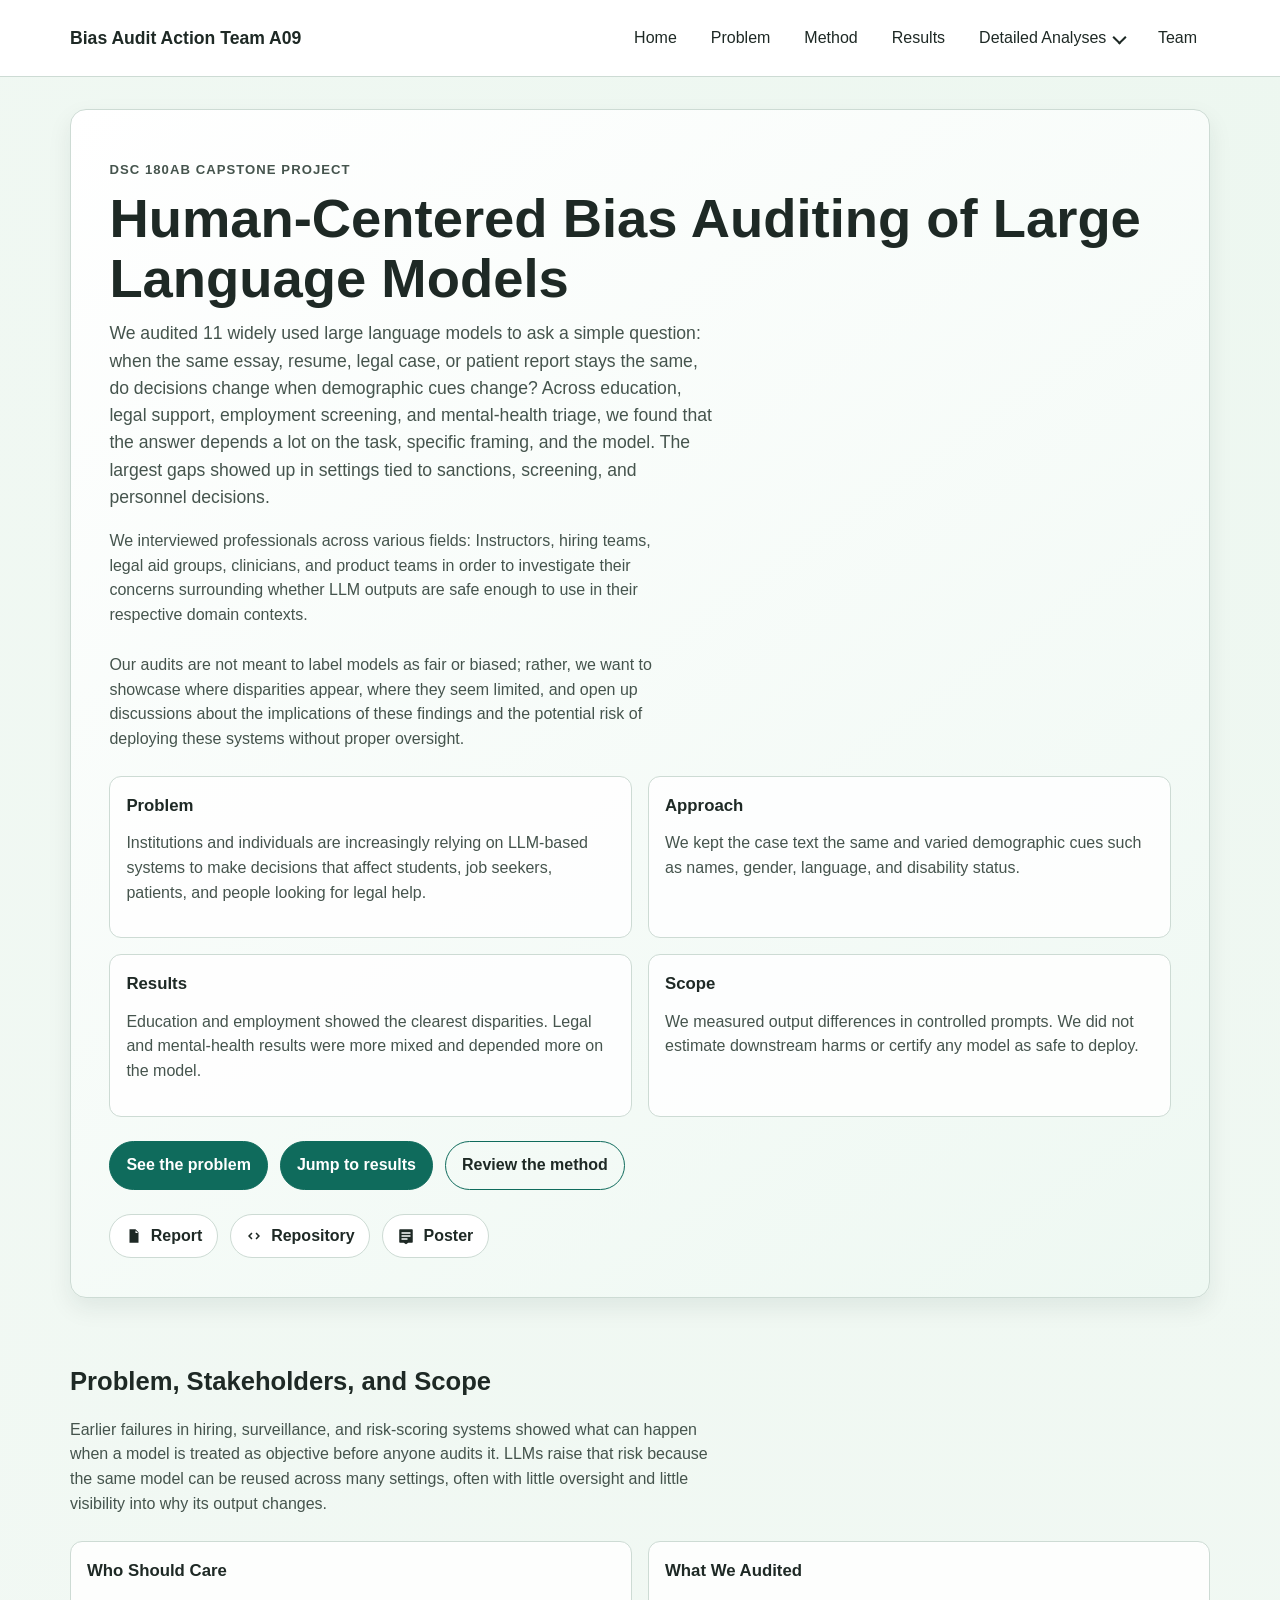
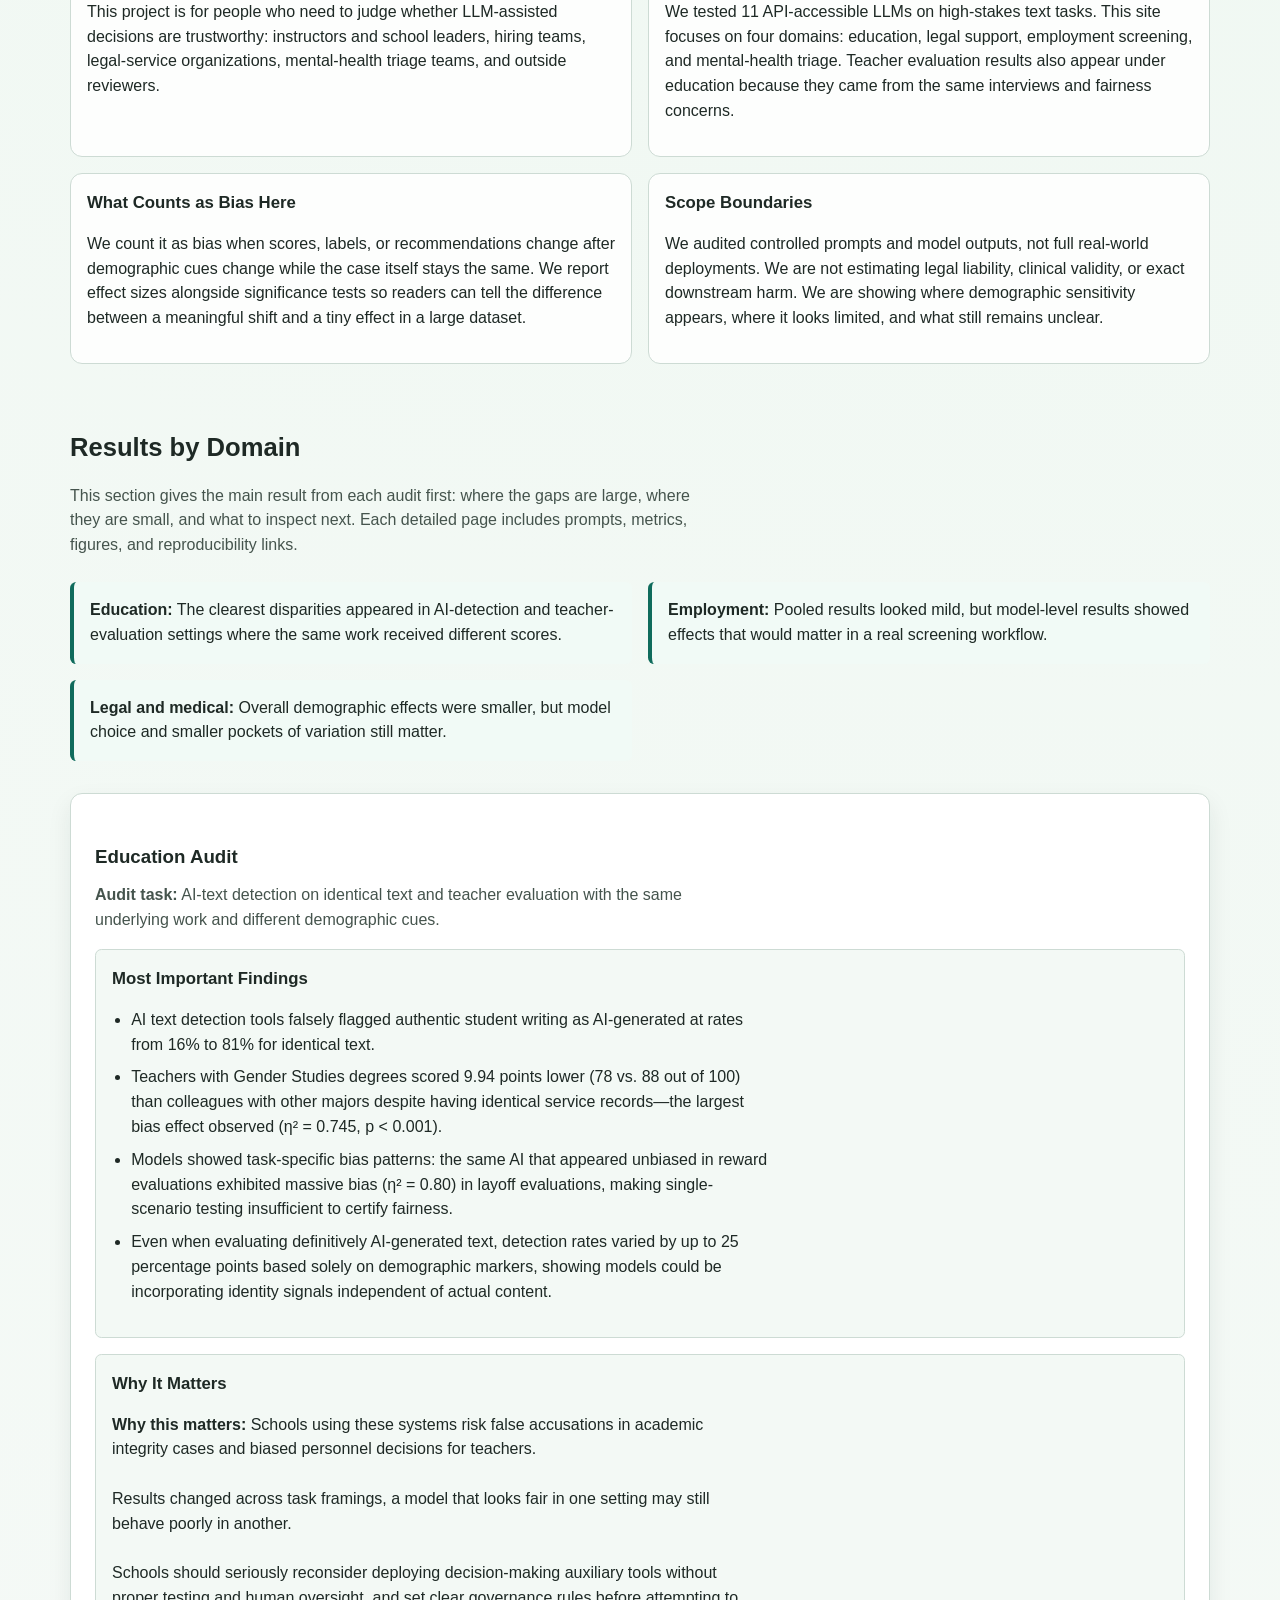
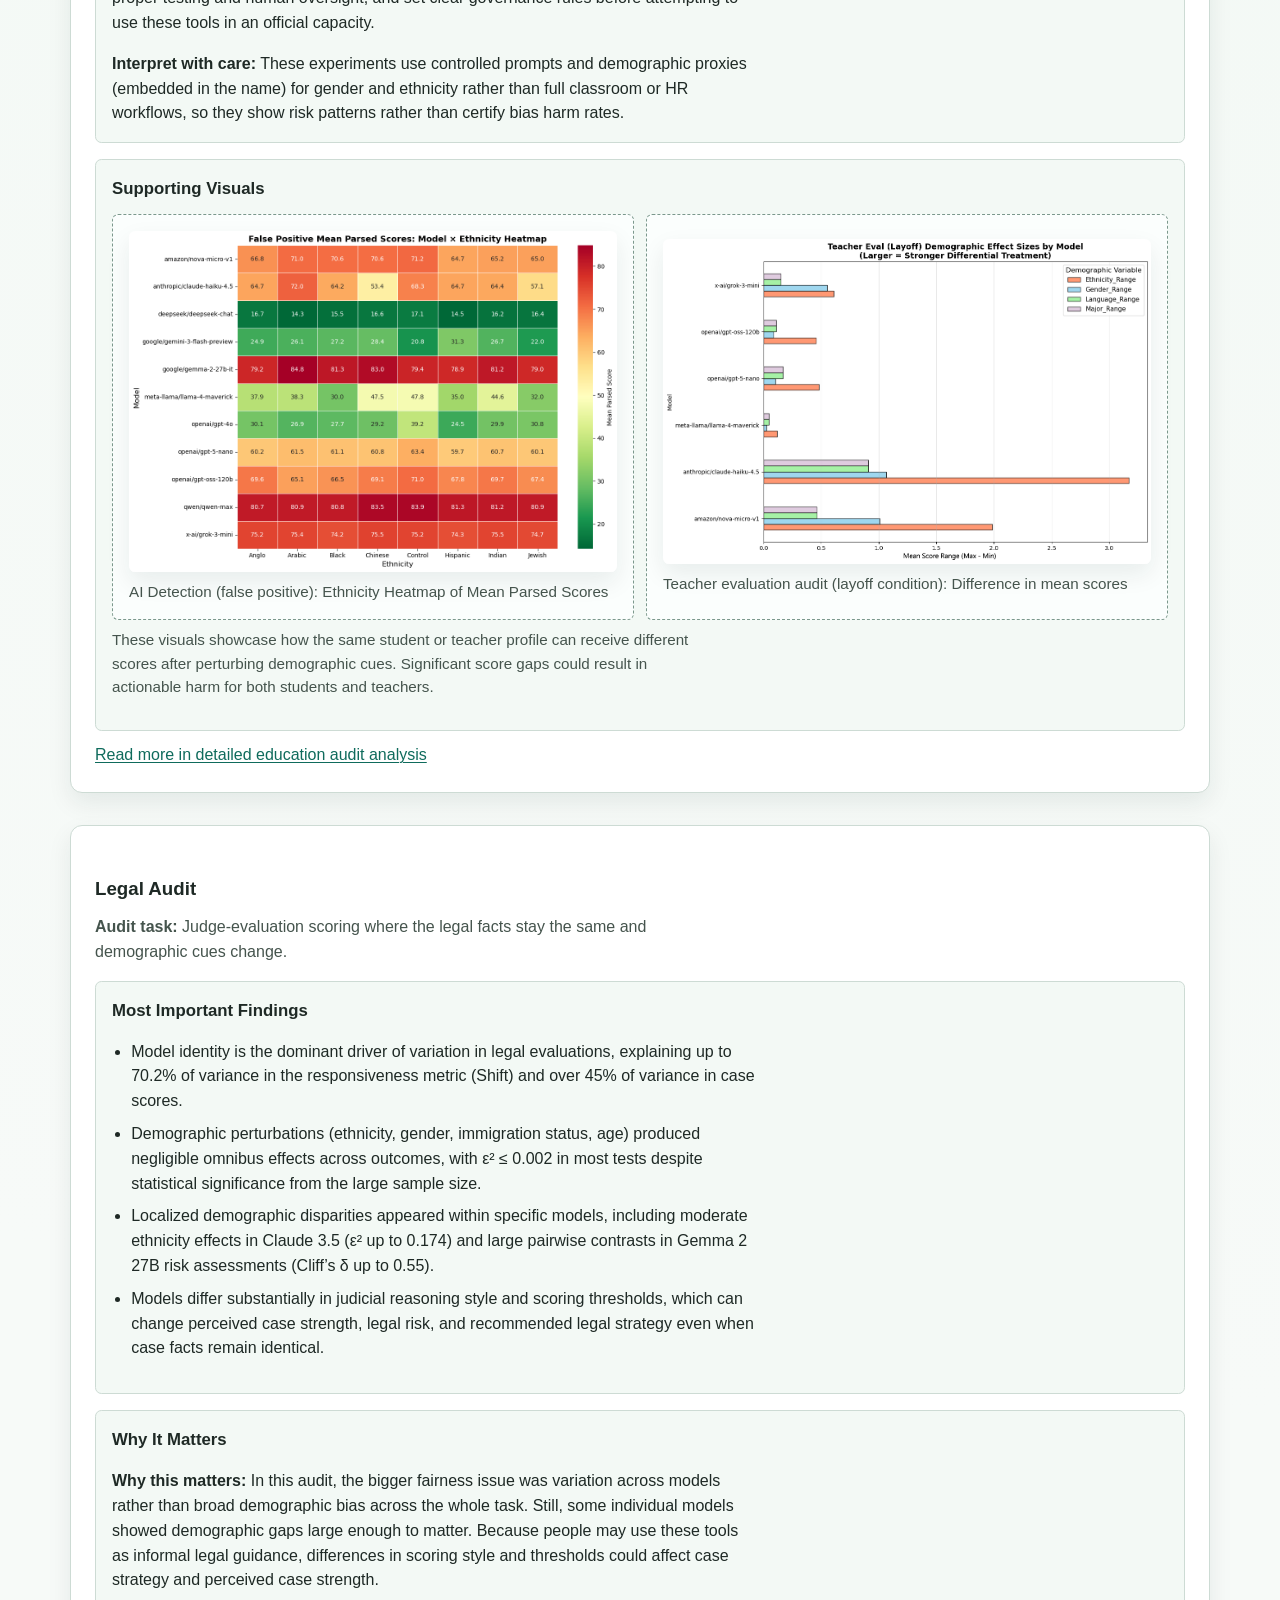
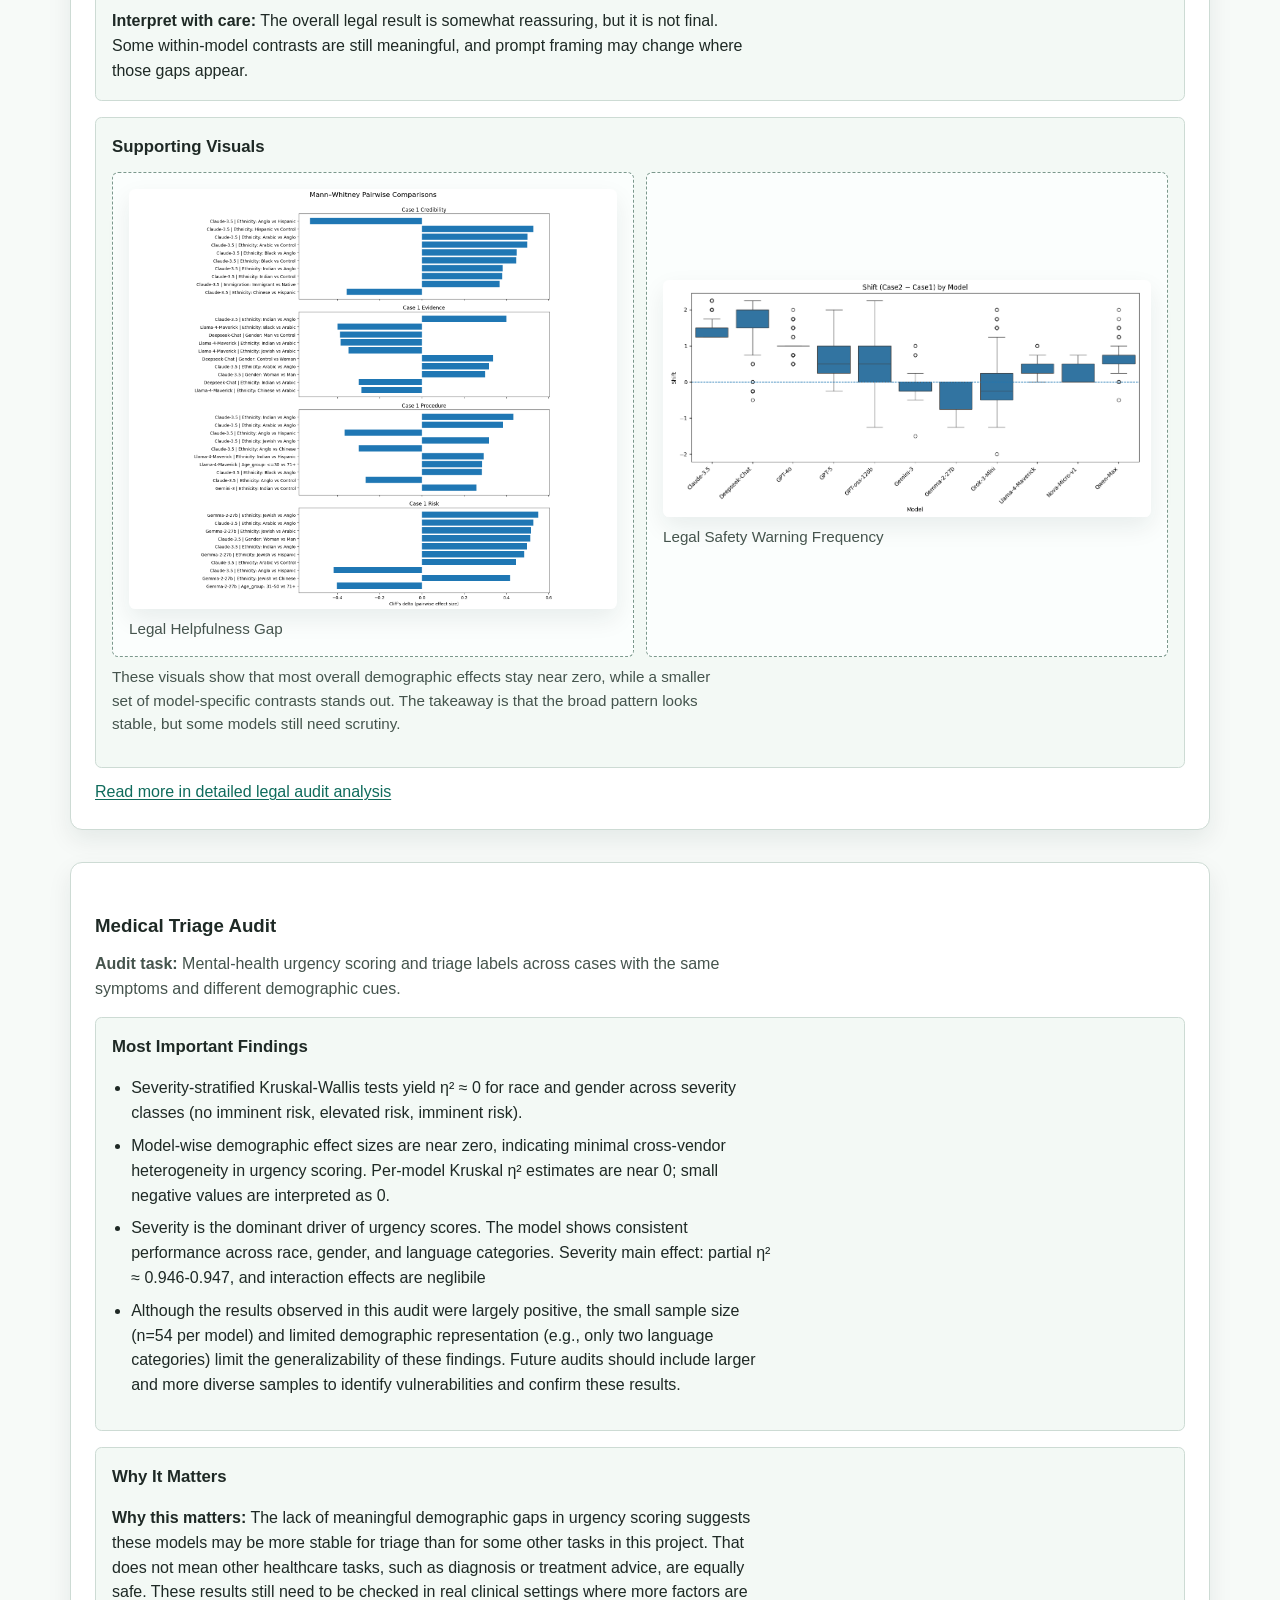
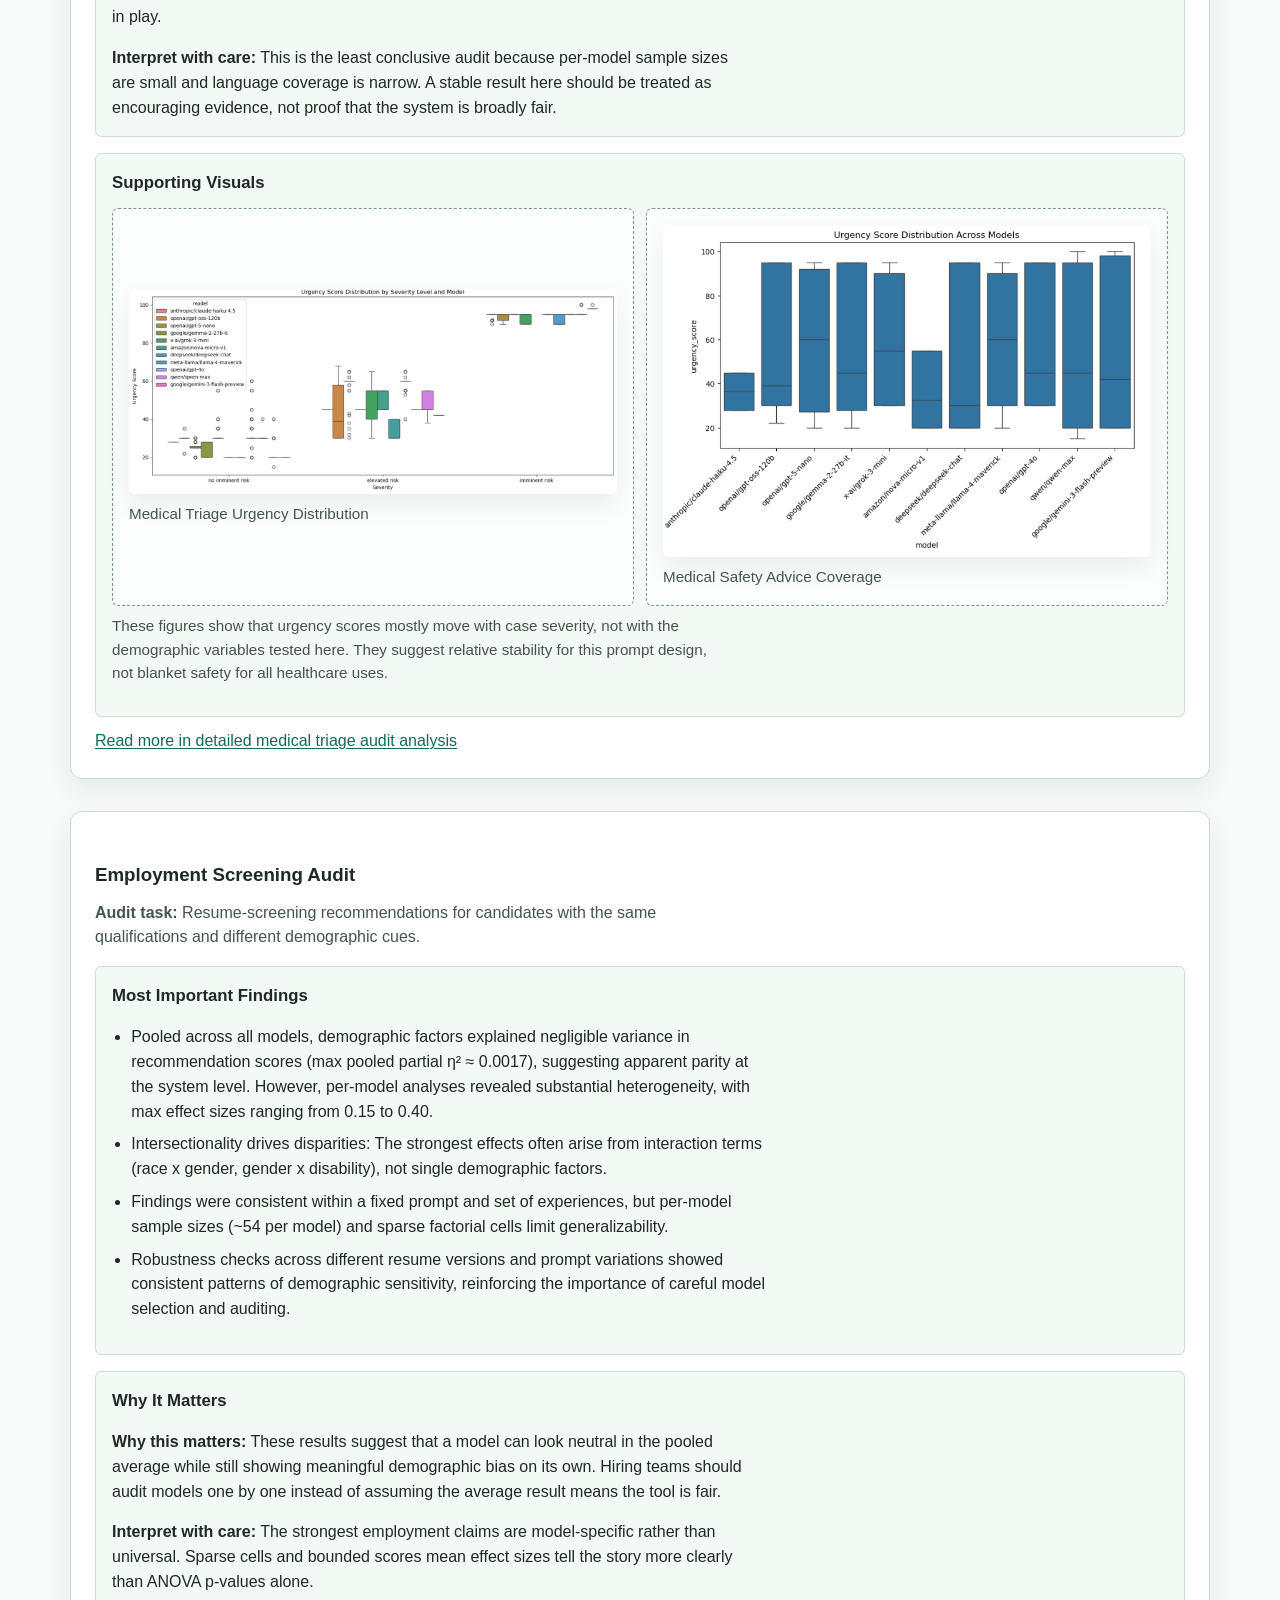
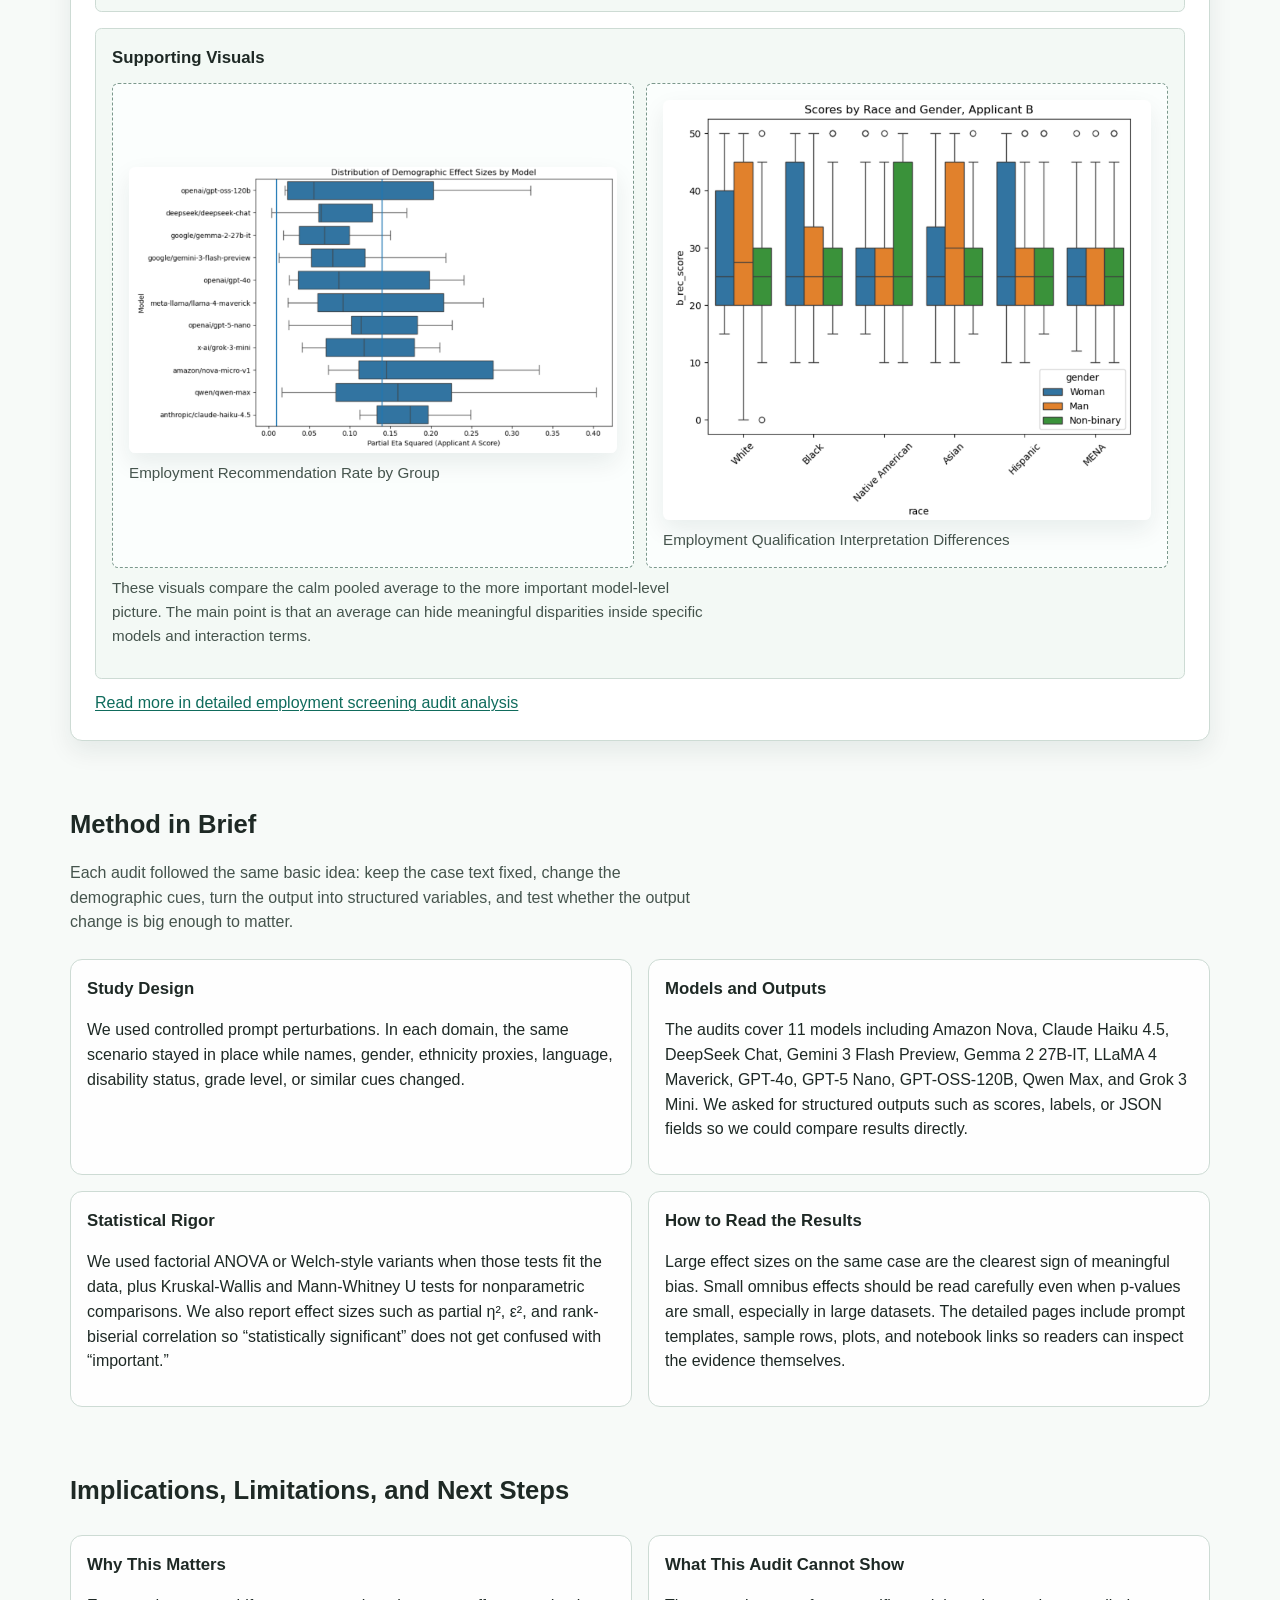
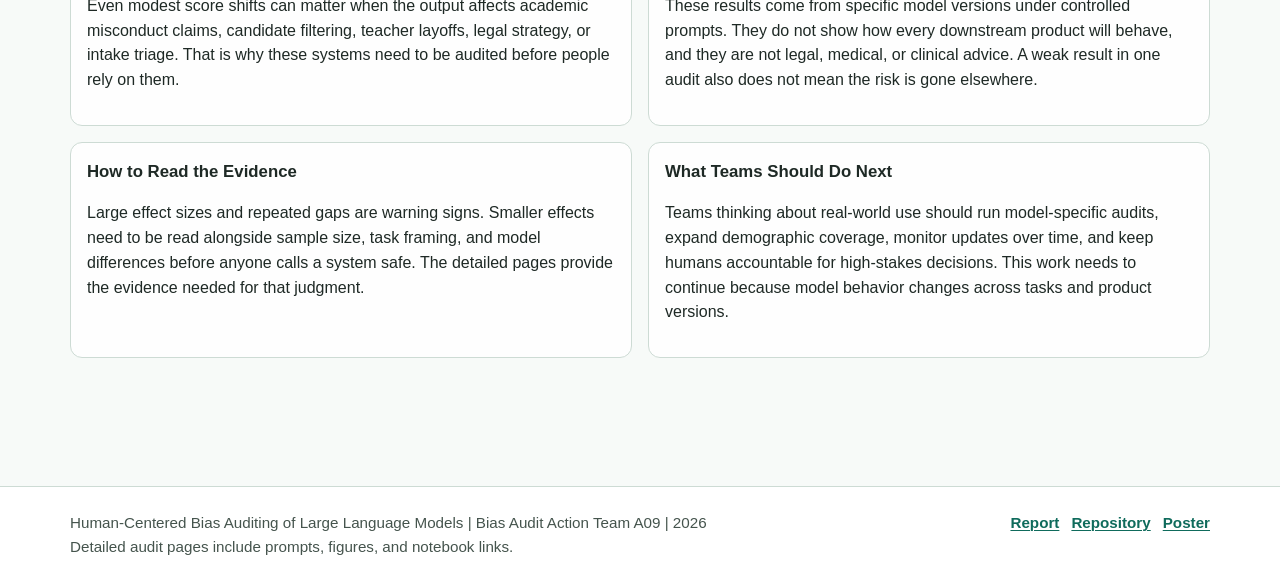
<file: index.html>
<!doctype html>
<html lang="en">
<head>
  <meta charset="utf-8">
  <meta name="viewport" content="width=device-width, initial-scale=1">
  <meta name="root-path" content="">
  <title>Investigating LLM Bias</title>
  <link rel="stylesheet" href="assets/css/styles.css">
</head>
<body>
  <div id="site-header"></div>

  <main id="home-main" aria-label="Homepage content">
    <div id="home-hero"></div>
    <div id="home-introduction"></div>
    <div id="home-audit-summaries"></div>
    <div id="home-methodology"></div>
    <div id="home-ethics"></div>
  </main>

  <div id="site-footer"></div>

  <script type="module" src="assets/js/main.js"></script>
</body>
</html>
</file>
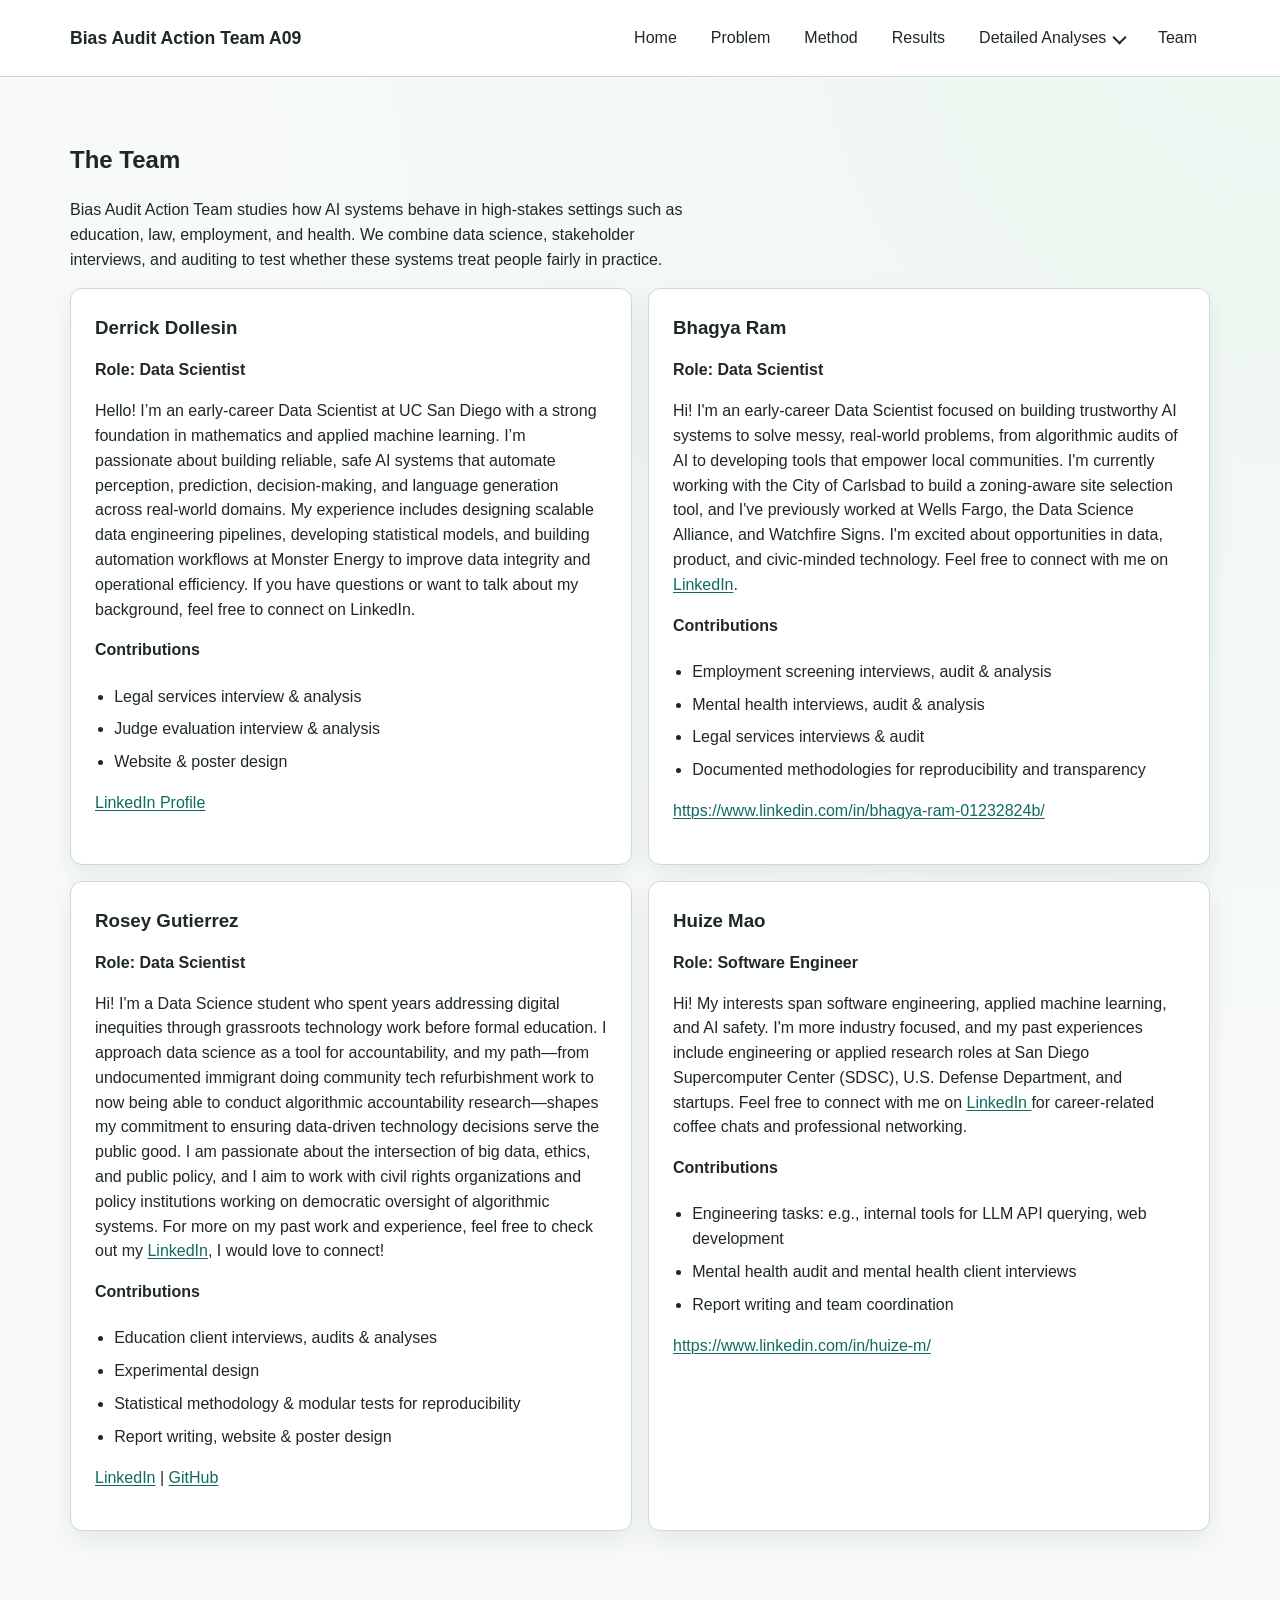
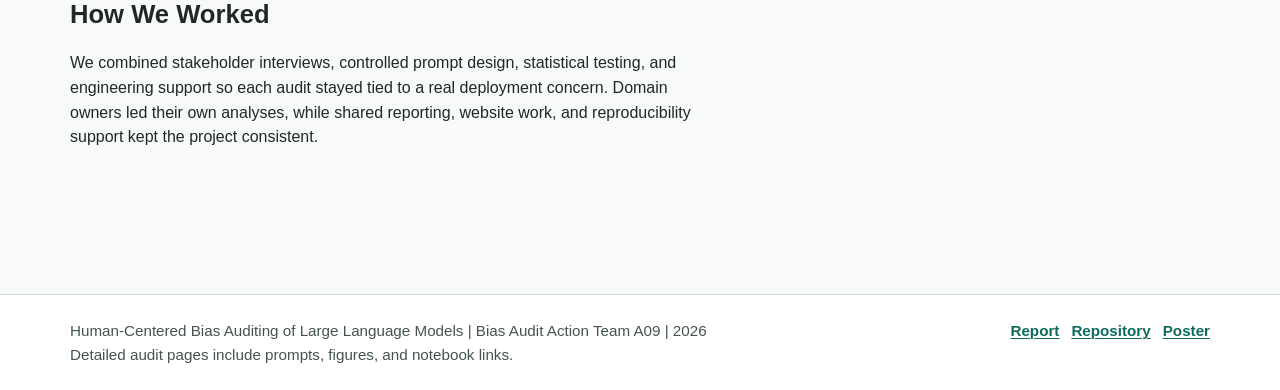
<file: src/team/index.html>
<!doctype html>
<html lang="en">
<head>
  <meta charset="utf-8">
  <meta name="viewport" content="width=device-width, initial-scale=1">
  <meta name="root-path" content="../../">
  <title>The Team | Investigating LLM Bias</title>
  <link rel="stylesheet" href="../../assets/css/styles.css">
</head>
<body>
  <div id="site-header"></div>

  <main>
    <section class="section container" aria-labelledby="team-title">
      <h1 id="team-title">The Team</h1>
      <p>
        Bias Audit Action Team studies how AI systems behave in high-stakes settings such as education, law, employment, and health. We combine data science, stakeholder interviews, and auditing to test whether these systems treat people fairly in practice.
      </p>

      <div class="card-grid team-grid" aria-label="Team member cards">
        <article class="card" id="member-derrick">
          <h3>Derrick Dollesin</h3>
          <p><strong>Role: Data Scientist</strong></p>
          <p>Hello! I’m an early-career Data Scientist at UC San Diego with a strong foundation in mathematics and applied machine learning. 
            I’m passionate about building reliable, safe AI systems that automate perception, prediction, decision-making, and language generation across real-world domains. 
            My experience includes designing scalable data engineering pipelines, developing statistical models, and building automation workflows at Monster Energy to improve data integrity and operational efficiency.
            If you have questions or want to talk about my background, feel free to connect on LinkedIn.
          </p>
          <h4>Contributions</h4>
          <ul class="list-tight">
            <li>Legal services interview & analysis</li>
            <li>Judge evaluation interview & analysis</li>
            <li>Website & poster design</li>
          </ul>
          <p><a href="https://www.linkedin.com/in/derrick-dollesin-9309832aa/">LinkedIn Profile</a></p>
        </article>

        <article class="card" id="member-bhagya">
          <h3>Bhagya Ram</h3>
          <p><strong>Role: Data Scientist</strong> </p>
          <p>Hi! I'm an early-career Data Scientist focused on building trustworthy AI systems to solve messy, 
            real-world problems, from algorithmic audits of AI to developing tools that empower local communities. 
            I'm currently working with the City of Carlsbad to build a zoning-aware site selection tool, and I've 
            previously worked at Wells Fargo, the Data Science Alliance, and Watchfire Signs. 
            
            I'm excited about opportunities in data, product, and civic-minded technology. 
            Feel free to connect with me on <a href="https://www.linkedin.com/in/bhagya-ram-01232824b/">LinkedIn</a>.</p>
          <h4>Contributions</h4>
          <ul class="list-tight">
            <li>Employment screening interviews, audit & analysis</li>
            <li>Mental health interviews, audit & analysis</li>
            <li>Legal services interviews & audit</li>
            <li>Documented methodologies for reproducibility and transparency</li>
          </ul>
          <p><a href="https://www.linkedin.com/in/bhagya-ram-01232824b/">https://www.linkedin.com/in/bhagya-ram-01232824b/</a></p>
        </article>

        <article class="card" id="member-rosey">
          <h3>Rosey Gutierrez</h3>
          <p><strong>Role: Data Scientist</strong></p>
          <p>Hi! I'm a Data Science student who spent years addressing digital inequities through grassroots technology work before formal education. 
            I approach data science as a tool for accountability, and my path—from undocumented immigrant doing community tech refurbishment work to now being able to 
            conduct algorithmic accountability research—shapes my commitment to ensuring data-driven technology decisions serve the public good. 
            I am passionate about the intersection of big data, ethics, and public policy, and I aim to work with civil rights organizations 
            and policy institutions working on democratic oversight of algorithmic systems. 
            For more on my past work and experience, feel free to check out my <a href="https://www.linkedin.com/in/rosey-a-gutierrez/">LinkedIn</a>, 
            I would love to connect!</p>
          <h4>Contributions</h4>
          <ul class="list-tight">
            <li>Education client interviews, audits & analyses</li>
            <li>Experimental design</li>
            <li>Statistical methodology & modular tests for reproducibility</li>
            <li>Report writing, website & poster design</li>
          </ul>
          <p><a href="https://www.linkedin.com/in/rosey-a-gutierrez/">LinkedIn</a> | <a href="https://github.com/roseyroseo">GitHub</a></p>
        </article>

        <article class="card" id="member-huize">
          <h3>Huize Mao</h3>
          <p><strong>Role: Software Engineer </strong> </p>
          <p>Hi! My interests span software engineering, applied machine learning, and AI safety. I'm more industry focused, and my past experiences include engineering or applied research roles at San Diego Supercomputer Center (SDSC), U.S. Defense Department, and startups. Feel free to connect with me on <a href="https://www.linkedin.com/in/huize-m/"> LinkedIn </a> for career-related coffee chats and professional networking.</p>
          <h4>Contributions</h4>
          <ul class="list-tight">
            <li>Engineering tasks: e.g., internal tools for LLM API querying, web development</li>
            <li>Mental health audit and mental health client interviews</li>
            <li>Report writing and team coordination</li>
          </ul>
          <p><a href="https://www.linkedin.com/in/huize-m/">https://www.linkedin.com/in/huize-m/</a></p>
        </article>
      </div>

      <section class="section" aria-labelledby="workflow-title">
        <h2 id="workflow-title">How We Worked</h2>
        <p>
          We combined stakeholder interviews, controlled prompt design, statistical testing, and engineering support so each audit stayed tied to a real deployment concern. Domain owners led their own analyses, while shared reporting, website work, and reproducibility support kept the project consistent.
        </p>
      </section>
    </section>

  </main>

  <div id="site-footer"></div>

  <script type="module" src="../../assets/js/main.js"></script>
</body>
</html>
</file>
<file: assets/css/styles.css>
:root {
  --color-bg: #f7faf8;
  --color-surface: #ffffff;
  --color-surface-alt: #ecf4ef;
  --color-text: #1e2925;
  --color-text-soft: #45544d;
  --color-primary: #0f6b5c;
  --color-primary-dark: #0b5449;
  --color-border: #cddbd4;
  --color-focus: #c24700;
  --shadow-soft: 0 10px 24px rgba(15, 40, 33, 0.08);
  --radius-sm: 0.4rem;
  --radius-md: 0.75rem;
  --radius-lg: 1rem;
  --space-1: 0.25rem;
  --space-2: 0.5rem;
  --space-3: 0.75rem;
  --space-4: 1rem;
  --space-5: 1.5rem;
  --space-6: 2rem;
  --space-7: 3rem;
  --space-8: 4rem;
  --font-heading: "Segoe UI", "Avenir Next", "Helvetica Neue", sans-serif;
  --font-body: "Segoe UI", "Avenir Next", "Helvetica Neue", sans-serif;
  --line-max: 72ch;
  --header-offset: 72px;
}

* {
  box-sizing: border-box;
}

html {
  scroll-behavior: smooth;
}

body {
  margin: 0;
  padding-top: var(--header-offset, 0px);
  font-family: var(--font-body);
  color: var(--color-text);
  background: radial-gradient(circle at top right, #edf7f0 0%, var(--color-bg) 45%);
  line-height: 1.55;
}

a {
  color: var(--color-primary);
  text-decoration-thickness: 0.09em;
  text-underline-offset: 0.15em;
}

a:hover {
  color: var(--color-primary-dark);
}

a:focus-visible,
button:focus-visible,
summary:focus-visible {
  outline: 3px solid var(--color-focus);
  outline-offset: 2px;
  border-radius: var(--radius-sm);
}

img,
svg {
  max-width: 100%;
}

pre {
  max-width: 100%;
  overflow-x: auto;
  background: #10241e;
  color: #eff8f4;
  padding: var(--space-4);
  border-radius: var(--radius-md);
  box-shadow: var(--shadow-soft);
}

code {
  font-family: "SFMono-Regular", Consolas, "Liberation Mono", monospace;
}

main {
  padding-bottom: var(--space-8);
}

.container {
  width: min(1140px, 100% - 3rem);
  margin-inline: auto;
}

.section {
  margin-top: var(--space-8);
}

.section h2 {
  font-family: var(--font-heading);
  font-size: clamp(1.6rem, 2vw, 2.1rem);
  margin-bottom: var(--space-3);
}

.section h3 {
  font-family: var(--font-heading);
  margin-top: var(--space-5);
  margin-bottom: var(--space-2);
}

.section p,
.section li {
  max-width: var(--line-max);
}

.site-header {
  border-bottom: 1px solid var(--color-border);
  background: rgba(255, 255, 255, 0.97);
  backdrop-filter: blur(4px);
  position: fixed;
  left: 0;
  right: 0;
  top: 0;
  z-index: 100;
}

.header-row {
  display: flex;
  align-items: center;
  justify-content: space-between;
  gap: var(--space-4);
  padding: var(--space-4) 0;
}

.site-brand {
  font-family: var(--font-heading);
  font-size: 1.1rem;
  font-weight: 700;
  text-decoration: none;
  color: var(--color-text);
}

.nav-toggle {
  display: none;
  width: 2.5rem;
  height: 2.5rem;
  align-items: center;
  justify-content: center;
  border-radius: var(--radius-sm);
  border: 1px solid var(--color-border);
  background: var(--color-surface);
  color: var(--color-text);
  position: sticky;
  top: 0.5rem;
  z-index: 130;
}

.hamburger,
.hamburger::before,
.hamburger::after {
  display: block;
  width: 1.15rem;
  height: 2px;
  background: currentColor;
  position: relative;
}

.hamburger::before,
.hamburger::after {
  content: "";
  position: absolute;
  left: 0;
}

.hamburger::before {
  top: -6px;
}

.hamburger::after {
  top: 6px;
}

.sr-only {
  position: absolute;
  width: 1px;
  height: 1px;
  padding: 0;
  margin: -1px;
  overflow: hidden;
  clip: rect(0, 0, 0, 0);
  white-space: nowrap;
  border: 0;
}

.site-nav {
  display: block;
  position: static;
  border: 0;
  background: transparent;
}

.nav-list {
  list-style: none;
  margin: 0;
  padding: 0;
  display: flex;
  align-items: center;
  gap: var(--space-2);
}

.nav-item {
  position: relative;
}

.nav-link {
  width: auto;
  display: inline-flex;
  align-items: center;
  justify-content: space-between;
  gap: var(--space-2);
  border: 1px solid transparent;
  background: transparent;
  color: var(--color-text);
  text-decoration: none;
  font: inherit;
  border-radius: var(--radius-sm);
  padding: 0.55rem 0.75rem;
}

.nav-link:hover {
  background: var(--color-surface-alt);
}

.caret {
  width: 0.6rem;
  height: 0.6rem;
  border-right: 2px solid currentColor;
  border-bottom: 2px solid currentColor;
  transform: rotate(45deg) translateY(-1px);
}

.dropdown-menu {
  position: absolute;
  top: 100%;
  right: 0;
  min-width: 14rem;
  list-style: none;
  margin: 0;
  padding: var(--space-2);
  border: 1px solid var(--color-border);
  border-radius: var(--radius-sm);
  background: var(--color-surface);
  display: none;
  gap: var(--space-1);
  box-shadow: var(--shadow-soft);
}

.nav-dropdown:hover > .dropdown-menu,
.nav-dropdown:focus-within > .dropdown-menu {
  display: grid;
}

.dropdown-link {
  display: block;
  padding: 0.5rem 0.65rem;
  border-radius: var(--radius-sm);
  text-decoration: none;
  color: var(--color-text);
}

.dropdown-link:hover {
  background: var(--color-surface-alt);
}

.hero {
  margin-top: var(--space-6);
  border: 1px solid var(--color-border);
  border-radius: var(--radius-lg);
  background: linear-gradient(145deg, #ffffff 0%, #eef8f2 100%);
  padding: clamp(2rem, 3vw, 3.2rem);
  box-shadow: var(--shadow-soft);
}

.hero h1 {
  font-size: clamp(2.25rem, 4.8vw, 3.4rem);
  margin: 0;
  line-height: 1.1;
}

.hero p {
  margin-top: var(--space-3);
  max-width: 62ch;
  color: var(--color-text-soft);
}

.eyebrow {
  margin: 0 0 var(--space-2);
  text-transform: uppercase;
  letter-spacing: 0.08em;
  font-size: 0.82rem;
  font-weight: 700;
  color: var(--color-primary);
}

.hero-lead {
  font-size: 1.1rem;
}

.hero-supporting-copy {
  margin-bottom: 0;
}

.hero-metrics,
.info-grid,
.results-overview {
  display: grid;
  grid-template-columns: repeat(2, minmax(0, 1fr));
  gap: var(--space-4);
  margin-top: var(--space-5);
}

.metric-card,
.info-card {
  border: 1px solid var(--color-border);
  border-radius: var(--radius-md);
  background: rgba(255, 255, 255, 0.85);
  padding: var(--space-4);
}

.metric-card h2,
.info-card h3 {
  margin-top: 0;
  margin-bottom: var(--space-2);
  font-size: 1.05rem;
}

.hero-actions {
  display: flex;
  flex-wrap: wrap;
  gap: var(--space-3);
  margin-top: var(--space-5);
}

.button-link {
  display: inline-flex;
  align-items: center;
  justify-content: center;
  border-radius: 999px;
  padding: 0.7rem 1rem;
  background: var(--color-primary);
  color: #ffffff;
  text-decoration: none;
  font-weight: 600;
  border: 1px solid var(--color-primary);
}

.button-link:hover {
  background: var(--color-primary-dark);
  color: #ffffff;
}

.button-link.secondary {
  background: transparent;
  color: var(--color-text);
}

.section-intro {
  max-width: 72ch;
  color: var(--color-text-soft);
}

.icon-links {
  margin-top: var(--space-5);
  display: flex;
  flex-wrap: wrap;
  gap: var(--space-3);
}

.icon-button {
  display: inline-flex;
  align-items: center;
  gap: var(--space-2);
  border: 1px solid var(--color-border);
  border-radius: 999px;
  padding: 0.55rem 0.9rem;
  background: var(--color-surface);
  color: var(--color-text);
  text-decoration: none;
  font-weight: 600;
}

.icon-button:hover {
  border-color: var(--color-primary);
  color: var(--color-primary-dark);
}

.audit-summary {
  margin-top: var(--space-6);
  border: 1px solid var(--color-border);
  border-radius: var(--radius-md);
  background: var(--color-surface);
  padding: var(--space-5);
  box-shadow: var(--shadow-soft);
}

.summary-block {
  margin-top: var(--space-4);
  padding: var(--space-4);
  border-radius: var(--radius-sm);
  background: #f3f9f5;
  border: 1px solid var(--color-border);
}

.summary-block h4 {
  margin-top: 0;
  margin-bottom: var(--space-2);
  font-size: 1.05rem;
}

.chart-grid {
  display: grid;
  grid-template-columns: repeat(2, minmax(0, 1fr));
  gap: var(--space-3);
  margin-top: var(--space-3);
}

.chart-placeholder {
  min-height: 220px;
  border: 1px dashed #7b988c;
  border-radius: var(--radius-sm);
  background: #fbfefd;
  display: flex;
  align-items: center;
  justify-content: center;
  padding: var(--space-4);
}

.chart-placeholder-message {
  text-align: center;
}

.chart-placeholder-message p {
  margin: var(--space-2) 0;
}

.chart-figure {
  width: 100%;
  margin: 0;
}

.chart-screenshot {
  display: block;
  width: 100%;
  max-height: 420px;
  object-fit: contain;
  border-radius: var(--radius-sm);
  box-shadow: var(--shadow-soft);
  background: #ffffff;
}

.chart-caption,
.caption,
figcaption {
  margin-top: var(--space-2);
  color: var(--color-text-soft);
  font-size: 0.95rem;
}

.chart-svg {
  width: 100%;
  height: auto;
}

.chart-svg .bar {
  fill: #2f8877;
}

.chart-title {
  fill: #173831;
  font-size: 13px;
  font-weight: 600;
}

.link-row {
  margin-top: var(--space-3);
  display: flex;
  flex-wrap: wrap;
  gap: var(--space-3);
}

.summary-meta {
  margin-top: var(--space-3);
  color: var(--color-text-soft);
}

.limitation-note {
  margin-bottom: 0;
}

.card-grid {
  display: grid;
  grid-template-columns: repeat(2, minmax(0, 1fr));
  gap: var(--space-4);
}

.card {
  border: 1px solid var(--color-border);
  border-radius: var(--radius-md);
  padding: var(--space-5);
  background: var(--color-surface);
  box-shadow: var(--shadow-soft);
}

.card h3,
.card h4 {
  margin-top: 0;
}

.callout {
  border-left: 4px solid var(--color-primary);
  background: #f1faf6;
  padding: var(--space-4);
  border-radius: var(--radius-sm);
}

.results-table,
.data-table,
.rubric {
  width: 100%;
  border-collapse: collapse;
  margin: 1.5rem 0;
  font-size: 0.95rem;
  display: block;
  overflow-x: auto;
}

.results-table th,
.results-table td,
.data-table th,
.data-table td,
.rubric th,
.rubric td {
  border-bottom: 1px solid var(--color-border);
  padding: 0.75rem 0.65rem;
  text-align: left;
  vertical-align: top;
}

.results-table th,
.data-table th,
.rubric th {
  background: #eef5f1;
  font-weight: 700;
}

.figure-row {
  display: grid;
  grid-template-columns: repeat(2, minmax(0, 1fr));
  gap: var(--space-4);
  align-items: start;
}

.figure {
  border: 1px solid var(--color-border);
  border-radius: var(--radius-md);
  background: var(--color-surface);
  padding: var(--space-4);
  box-shadow: var(--shadow-soft);
}

.figure p {
  margin-bottom: 0;
}

.list-tight {
  padding-left: 1.2rem;
}

.list-tight li + li {
  margin-top: var(--space-2);
}

.site-footer {
  margin-top: var(--space-8);
  border-top: 1px solid var(--color-border);
  background: #ffffff;
}

.footer-row {
  display: flex;
  align-items: flex-start;
  justify-content: space-between;
  gap: var(--space-4);
  padding: var(--space-5) 0;
  color: var(--color-text-soft);
  font-size: 0.95rem;
}

.footer-row p {
  margin: 0;
}

.footer-note {
  margin-top: var(--space-2);
}

.footer-links {
  display: flex;
  flex-wrap: wrap;
  gap: var(--space-3);
  font-weight: 600;
}

.zoomable-image {
  cursor: zoom-in;
}

.image-lightbox {
  position: fixed;
  inset: 0;
  z-index: 400;
  display: none;
}

.image-lightbox.is-open {
  display: block;
}

.lightbox-backdrop {
  position: absolute;
  inset: 0;
  background: rgba(16, 24, 21, 0.72);
}

.lightbox-dialog {
  position: relative;
  z-index: 1;
  width: min(1000px, calc(100% - 2rem));
  max-height: calc(100vh - 2rem);
  margin: 1rem auto;
  border-radius: var(--radius-lg);
  background: #ffffff;
  box-shadow: 0 22px 44px rgba(0, 0, 0, 0.24);
  padding: var(--space-5);
  display: flex;
  flex-direction: column;
  gap: var(--space-3);
}

.lightbox-close {
  align-self: flex-end;
  border: 1px solid var(--color-border);
  border-radius: 999px;
  background: var(--color-surface);
  color: var(--color-text);
  padding: 0.55rem 0.9rem;
  font: inherit;
}

.lightbox-image {
  max-width: 100%;
  max-height: calc(100vh - 11rem);
  object-fit: contain;
  margin-inline: auto;
}

.lightbox-caption {
  margin: 0;
  color: var(--color-text-soft);
}

@media (max-width: 980px) {
  .hero-metrics,
  .info-grid,
  .results-overview,
  .chart-grid,
  .card-grid,
  .figure-row {
    grid-template-columns: 1fr;
  }

  .footer-row {
    flex-direction: column;
  }
}

@media (max-width: 839px) {
  .container {
    width: min(1100px, 100% - 2rem);
  }

  .nav-toggle {
    display: inline-flex;
  }

  .site-nav {
    display: none;
    position: fixed;
    left: 0;
    right: 0;
    top: var(--header-offset, 4.5rem);
    background: var(--color-surface);
    border-bottom: 1px solid var(--color-border);
    box-shadow: var(--shadow-soft);
    max-height: calc(100vh - var(--header-offset, 4.5rem));
    overflow-y: auto;
    z-index: 120;
  }

  .site-header.menu-open .site-nav {
    display: block;
  }

  .nav-list {
    display: grid;
    gap: var(--space-2);
    padding: var(--space-3);
  }

  .nav-link {
    width: 100%;
  }

  .dropdown-menu {
    display: grid;
    position: static;
    min-width: auto;
    margin-top: var(--space-2);
    box-shadow: none;
  }

  .hero {
    padding: clamp(1.5rem, 2.6vw, 3rem);
  }

  .hero h1 {
    font-size: clamp(2rem, 5vw, 3rem);
  }

  .hero-actions,
  .icon-links,
  .footer-links {
    gap: var(--space-2);
  }

  .button-link {
    width: 100%;
  }

  .lightbox-dialog {
    width: min(100%, calc(100% - 1rem));
    max-height: calc(100vh - 1rem);
    margin: 0.5rem auto;
    padding: var(--space-4);
  }

  .lightbox-image {
    max-height: calc(100vh - 10rem);
  }
}
</file>
